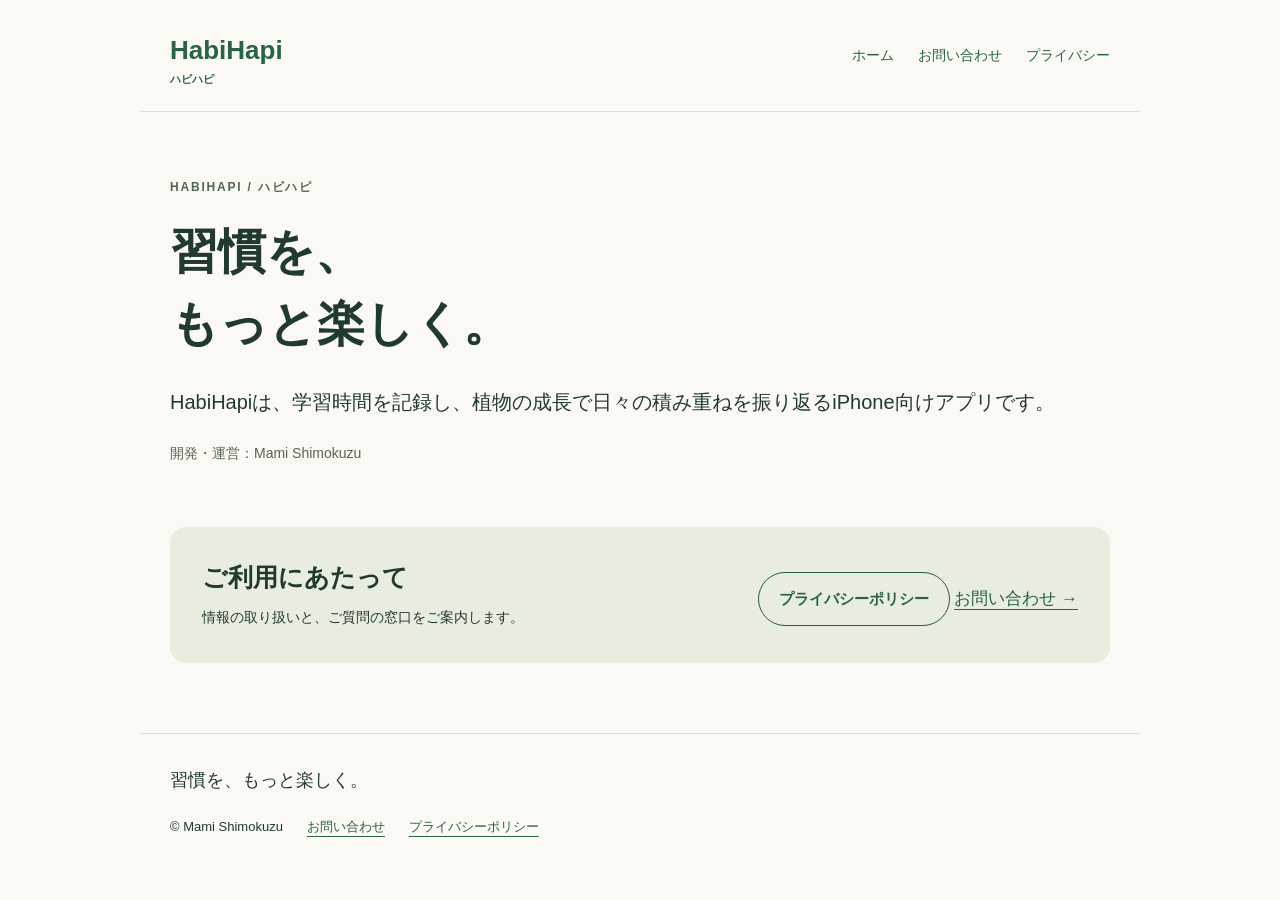
<file: index.html>
<!doctype html>
<html lang="ja"><head><meta charset="utf-8"><meta name="viewport" content="width=device-width,initial-scale=1"><meta name="description" content="HabiHapiのプライバシーポリシーとお問い合わせ先。"><meta name="color-scheme" content="light"><meta name="referrer" content="no-referrer"><meta http-equiv="Content-Security-Policy" content="default-src 'none'; style-src 'self'; base-uri 'none'; form-action 'none'; object-src 'none'"><title>習慣を、もっと楽しく。 | HabiHapi</title><link rel="stylesheet" href="styles.css"></head><body><a class="skip" href="#main">本文へ移動</a><header><a class="brand" href="index.html">HabiHapi<span>ハビハピ</span></a><nav aria-label="メイン"><a href="index.html">ホーム</a><a href="support.html">お問い合わせ</a><a href="privacy.html">プライバシー</a></nav></header><main id="main"><section class="page-head"><p class="eyebrow">HABIHAPI / ハビハピ</p><h1>習慣を、<br>もっと楽しく。</h1><p class="lead">HabiHapiは、学習時間を記録し、植物の成長で日々の積み重ねを振り返るiPhone向けアプリです。</p><p class="caption">開発・運営：Mami Shimokuzu</p></section><section class="contact-strip"><div><h2>ご利用にあたって</h2><p>情報の取り扱いと、ご質問の窓口をご案内します。</p></div><div><a class="button outline" href="privacy.html">プライバシーポリシー</a> <a class="text-link" href="support.html">お問い合わせ →</a></div></section></main><footer><p>習慣を、もっと楽しく。</p><div><span>© Mami Shimokuzu</span><a href="support.html">お問い合わせ</a><a href="privacy.html">プライバシーポリシー</a></div></footer></body></html>
</file>
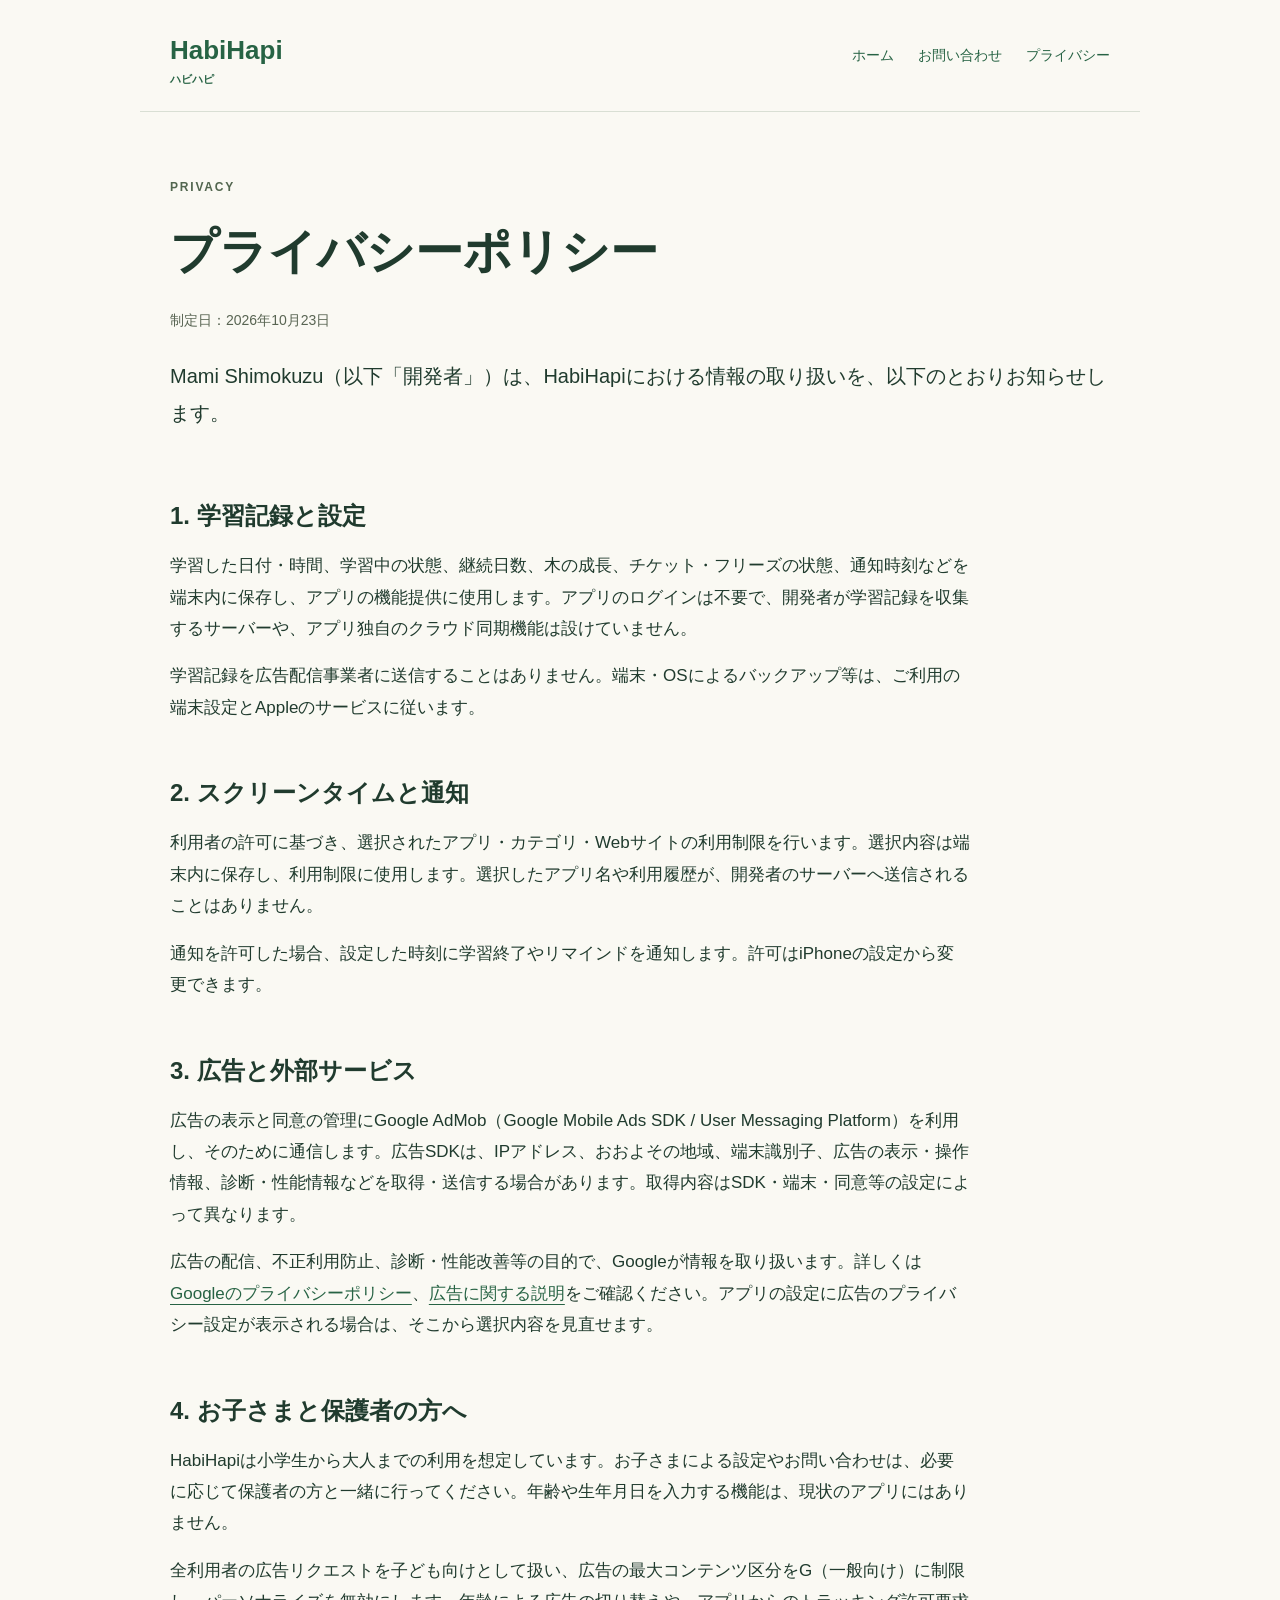
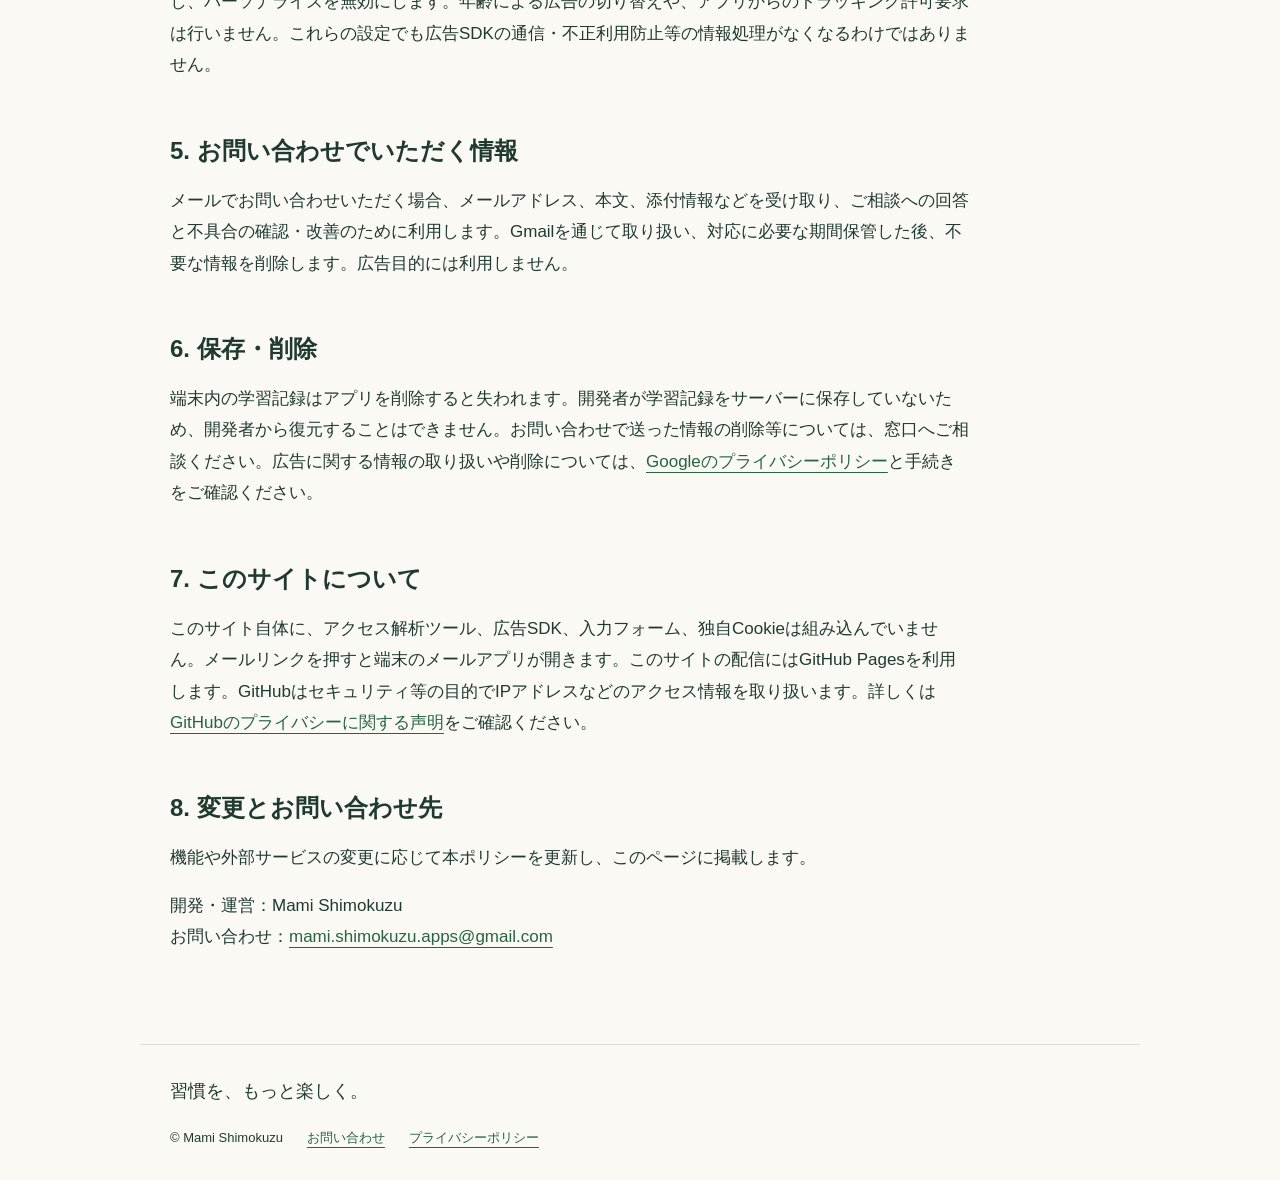
<file: privacy.html>
<!doctype html>
<html lang="ja"><head><meta charset="utf-8"><meta name="viewport" content="width=device-width,initial-scale=1"><meta name="description" content="HabiHapiの学習記録、スクリーンタイム、通知、広告、お問い合わせに関する情報の取り扱い。"><meta name="color-scheme" content="light"><meta name="referrer" content="no-referrer"><meta http-equiv="Content-Security-Policy" content="default-src 'none'; style-src 'self'; base-uri 'none'; form-action 'none'; object-src 'none'"><title>プライバシーポリシー | HabiHapi</title><link rel="stylesheet" href="styles.css"></head><body><a class="skip" href="#main">本文へ移動</a><header><a class="brand" href="index.html">HabiHapi<span>ハビハピ</span></a><nav aria-label="メイン"><a href="index.html">ホーム</a><a href="support.html">お問い合わせ</a><a href="privacy.html">プライバシー</a></nav></header><main id="main"><section class="page-head"><p class="eyebrow">PRIVACY</p><h1>プライバシーポリシー</h1><p class="caption">制定日：2026年10月23日</p><p class="lead">Mami Shimokuzu（以下「開発者」）は、HabiHapiにおける情報の取り扱いを、以下のとおりお知らせします。</p></section><article class="policy">
<section><h2>1. 学習記録と設定</h2><p>学習した日付・時間、学習中の状態、継続日数、木の成長、チケット・フリーズの状態、通知時刻などを端末内に保存し、アプリの機能提供に使用します。アプリのログインは不要で、開発者が学習記録を収集するサーバーや、アプリ独自のクラウド同期機能は設けていません。</p><p>学習記録を広告配信事業者に送信することはありません。端末・OSによるバックアップ等は、ご利用の端末設定とAppleのサービスに従います。</p></section>
<section><h2>2. スクリーンタイムと通知</h2><p>利用者の許可に基づき、選択されたアプリ・カテゴリ・Webサイトの利用制限を行います。選択内容は端末内に保存し、利用制限に使用します。選択したアプリ名や利用履歴が、開発者のサーバーへ送信されることはありません。</p><p>通知を許可した場合、設定した時刻に学習終了やリマインドを通知します。許可はiPhoneの設定から変更できます。</p></section>
<section><h2>3. 広告と外部サービス</h2><p>広告の表示と同意の管理にGoogle AdMob（Google Mobile Ads SDK / User Messaging Platform）を利用し、そのために通信します。広告SDKは、IPアドレス、おおよその地域、端末識別子、広告の表示・操作情報、診断・性能情報などを取得・送信する場合があります。取得内容はSDK・端末・同意等の設定によって異なります。</p><p>広告の配信、不正利用防止、診断・性能改善等の目的で、Googleが情報を取り扱います。詳しくは<a href="https://policies.google.com/privacy?hl=ja">Googleのプライバシーポリシー</a>、<a href="https://policies.google.com/technologies/ads?hl=ja">広告に関する説明</a>をご確認ください。アプリの設定に広告のプライバシー設定が表示される場合は、そこから選択内容を見直せます。</p></section>
<section><h2>4. お子さまと保護者の方へ</h2><p>HabiHapiは小学生から大人までの利用を想定しています。お子さまによる設定やお問い合わせは、必要に応じて保護者の方と一緒に行ってください。年齢や生年月日を入力する機能は、現状のアプリにはありません。</p><p>全利用者の広告リクエストを子ども向けとして扱い、広告の最大コンテンツ区分をG（一般向け）に制限し、パーソナライズを無効にします。年齢による広告の切り替えや、アプリからのトラッキング許可要求は行いません。これらの設定でも広告SDKの通信・不正利用防止等の情報処理がなくなるわけではありません。</p></section>
<section><h2>5. お問い合わせでいただく情報</h2><p>メールでお問い合わせいただく場合、メールアドレス、本文、添付情報などを受け取り、ご相談への回答と不具合の確認・改善のために利用します。Gmailを通じて取り扱い、対応に必要な期間保管した後、不要な情報を削除します。広告目的には利用しません。</p></section>
<section><h2>6. 保存・削除</h2><p>端末内の学習記録はアプリを削除すると失われます。開発者が学習記録をサーバーに保存していないため、開発者から復元することはできません。お問い合わせで送った情報の削除等については、窓口へご相談ください。広告に関する情報の取り扱いや削除については、<a href="https://policies.google.com/privacy?hl=ja">Googleのプライバシーポリシー</a>と手続きをご確認ください。</p></section>
<section><h2>7. このサイトについて</h2><p>このサイト自体に、アクセス解析ツール、広告SDK、入力フォーム、独自Cookieは組み込んでいません。メールリンクを押すと端末のメールアプリが開きます。このサイトの配信にはGitHub Pagesを利用します。GitHubはセキュリティ等の目的でIPアドレスなどのアクセス情報を取り扱います。詳しくは<a href="https://docs.github.com/en/site-policy/privacy-policies/github-general-privacy-statement">GitHubのプライバシーに関する声明</a>をご確認ください。</p></section>
<section><h2>8. 変更とお問い合わせ先</h2><p>機能や外部サービスの変更に応じて本ポリシーを更新し、このページに掲載します。</p><p>開発・運営：Mami Shimokuzu<br>お問い合わせ：<a class="email" href="mailto:mami.shimokuzu.apps@gmail.com">mami.shimokuzu.apps@gmail.com</a></p></section></article></main><footer><p>習慣を、もっと楽しく。</p><div><span>© Mami Shimokuzu</span><a href="support.html">お問い合わせ</a><a href="privacy.html">プライバシーポリシー</a></div></footer></body></html>
</file>
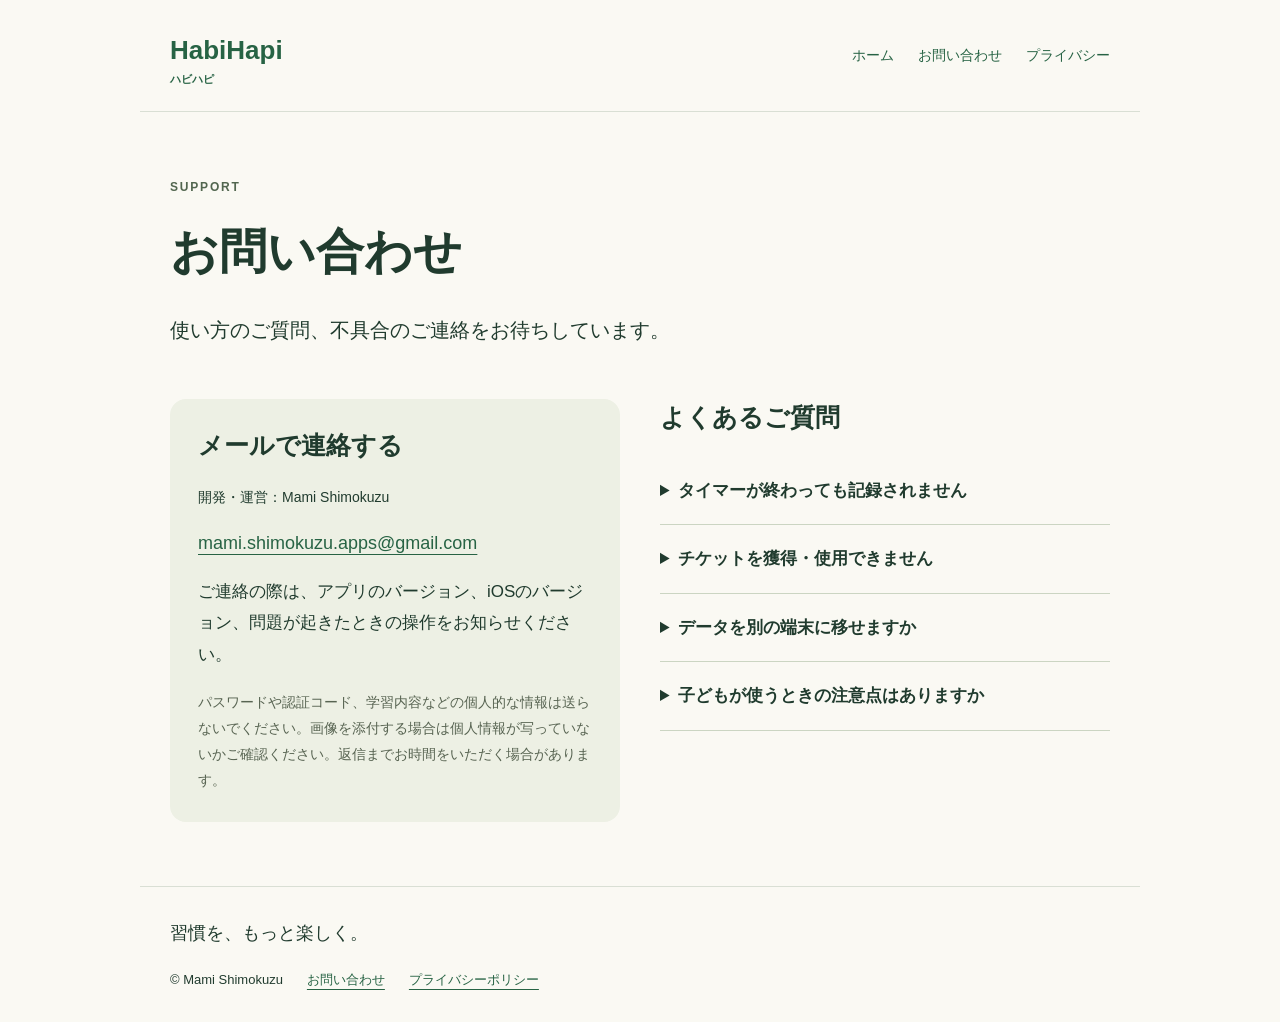
<file: support.html>
<!doctype html>
<html lang="ja"><head><meta charset="utf-8"><meta name="viewport" content="width=device-width,initial-scale=1"><meta name="description" content="HabiHapiの使い方・不具合に関するお問い合わせ先と、よくあるご質問。"><meta name="color-scheme" content="light"><meta name="referrer" content="no-referrer"><meta http-equiv="Content-Security-Policy" content="default-src 'none'; style-src 'self'; base-uri 'none'; form-action 'none'; object-src 'none'"><title>お問い合わせ | HabiHapi</title><link rel="stylesheet" href="styles.css"></head><body><a class="skip" href="#main">本文へ移動</a><header><a class="brand" href="index.html">HabiHapi<span>ハビハピ</span></a><nav aria-label="メイン"><a href="index.html">ホーム</a><a href="support.html">お問い合わせ</a><a href="privacy.html">プライバシー</a></nav></header><main id="main"><section class="page-head"><p class="eyebrow">SUPPORT</p><h1>お問い合わせ</h1><p class="lead">使い方のご質問、不具合のご連絡をお待ちしています。</p></section><section class="support-grid"><div class="contact-box"><h2>メールで連絡する</h2><p class="owner">開発・運営：Mami Shimokuzu</p><a class="email" href="mailto:mami.shimokuzu.apps@gmail.com">mami.shimokuzu.apps@gmail.com</a><p>ご連絡の際は、アプリのバージョン、iOSのバージョン、問題が起きたときの操作をお知らせください。</p><p class="caption">パスワードや認証コード、学習内容などの個人的な情報は送らないでください。画像を添付する場合は個人情報が写っていないかご確認ください。返信までお時間をいただく場合があります。</p></div><div><h2>よくあるご質問</h2><details><summary>タイマーが終わっても記録されません</summary><p>アプリを開いて「学習完了」を押すと記録されます。通知が届かない場合も、アプリ内から完了を確認できます。</p></details><details><summary>チケットを獲得・使用できません</summary><p>設定でスクリーンタイムを許可し、制限対象を1つ以上選択してください。スクリーンタイムを設定する前の学習分は、設定後もチケットの獲得対象になりません。使わなかったチケットは、獲得した日の翌日になると失効します。</p></details><details><summary>データを別の端末に移せますか</summary><p>アプリ独自の端末間同期・移行機能はありません。学習記録は端末内に保存され、アプリを削除すると失われます。</p></details><details><summary>子どもが使うときの注意点はありますか</summary><p>スクリーンタイムの設定やお問い合わせは、必要に応じて保護者の方と一緒に行ってください。制限の開始・再開時刻はiOSの動作状況に左右されます。</p></details></div></section></main><footer><p>習慣を、もっと楽しく。</p><div><span>© Mami Shimokuzu</span><a href="support.html">お問い合わせ</a><a href="privacy.html">プライバシーポリシー</a></div></footer></body></html>
</file>
<file: styles.css>
*{box-sizing:border-box}body{margin:0;background:#faf9f3;color:#203b2e;font:17px/1.85 -apple-system,BlinkMacSystemFont,"Hiragino Kaku Gothic ProN",sans-serif}a{color:#276344;text-underline-offset:5px}a:focus-visible,summary:focus-visible{outline:3px solid #926a20;outline-offset:5px}h1,h2,p{margin:0}h1,h2{line-height:1.5}h1{font-size:clamp(32px,5vw,48px)}h2{font-size:25px}p+p{margin-top:16px}.skip{position:absolute;left:16px;top:-100px;background:white;padding:12px;z-index:3}.skip:focus{top:10px}header,main,footer{max-width:1000px;margin:auto}header{display:flex;align-items:center;justify-content:space-between;gap:20px;padding:26px 30px;border-bottom:1px solid #d9dfd4}.brand{text-decoration:none;font-size:26px;font-weight:750;white-space:nowrap}.brand span{font-size:11px;display:block;line-height:1}nav{display:flex;gap:24px;flex-wrap:wrap;font-size:14px}nav a{text-decoration:none}main{padding:0 30px}.page-head{padding:64px 0 40px}.eyebrow{font-size:12px;letter-spacing:.15em;font-weight:700;color:#52664f;margin-bottom:18px}.lead{font-size:20px;margin-top:24px}.caption{color:#586452;font-size:14px;margin-top:20px}.contact-strip{background:#e8eddf;border-radius:16px;display:flex;justify-content:space-between;gap:24px;align-items:center;padding:32px;margin:20px 0 70px}.contact-strip p{font-size:14px;margin-top:8px}.button{display:inline-block;border:1px solid #245c3e;border-radius:30px;text-decoration:none;padding:12px 20px;font-size:15px;font-weight:650}.text-link{display:inline-block;margin-top:20px}footer{padding:30px;border-top:1px solid #d9dfd4;font-size:13px}footer>p{font-size:18px}footer>div{display:flex;gap:24px;flex-wrap:wrap;margin-top:18px}.support-grid{padding:10px 0 64px;display:grid;grid-template-columns:1fr 1fr;gap:40px}.contact-box{background:#edf0e4;border-radius:16px;padding:28px;height:fit-content}.support-grid h2{margin-bottom:20px}.owner{font-size:14px}.email{overflow-wrap:anywhere}.contact-box .email{display:block;margin:16px 0;font-size:18px}details{border-bottom:1px solid #cbd5c2;padding:18px 0}summary{cursor:pointer;font-weight:650}details p{margin-top:16px;font-size:16px}.policy{max-width:800px;margin-bottom:65px}.policy section{padding:26px 0}.policy h2{font-size:24px;margin-bottom:16px}@media(max-width:680px){body{font-size:16px}header{align-items:flex-start;padding:20px;flex-direction:column;gap:22px}nav{gap:20px;font-size:13px}main{padding:0 22px}.page-head{padding-top:40px}.lead{font-size:18px}.support-grid{grid-template-columns:1fr;gap:28px}.contact-box{padding:22px}.contact-strip{align-items:flex-start;flex-direction:column;padding:24px}footer{padding:26px 22px}footer>div{gap:15px}}
</file>
